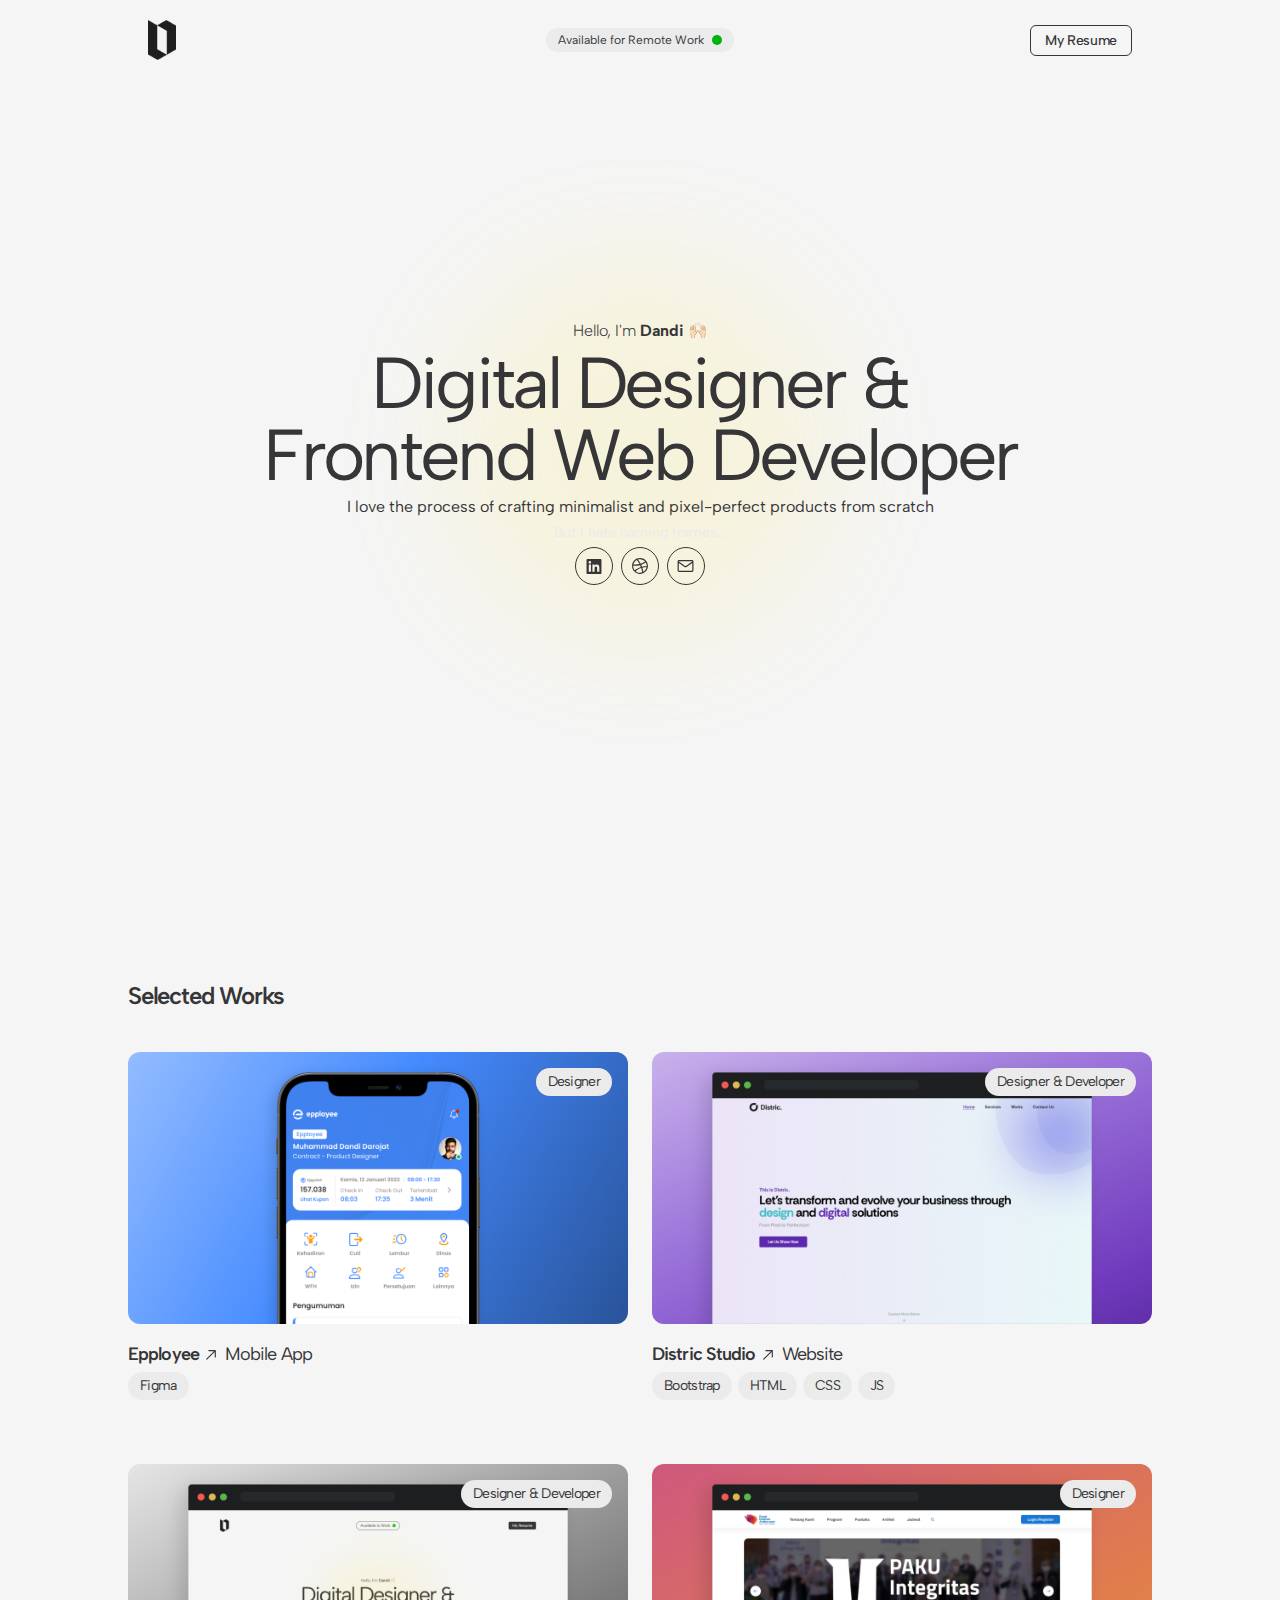
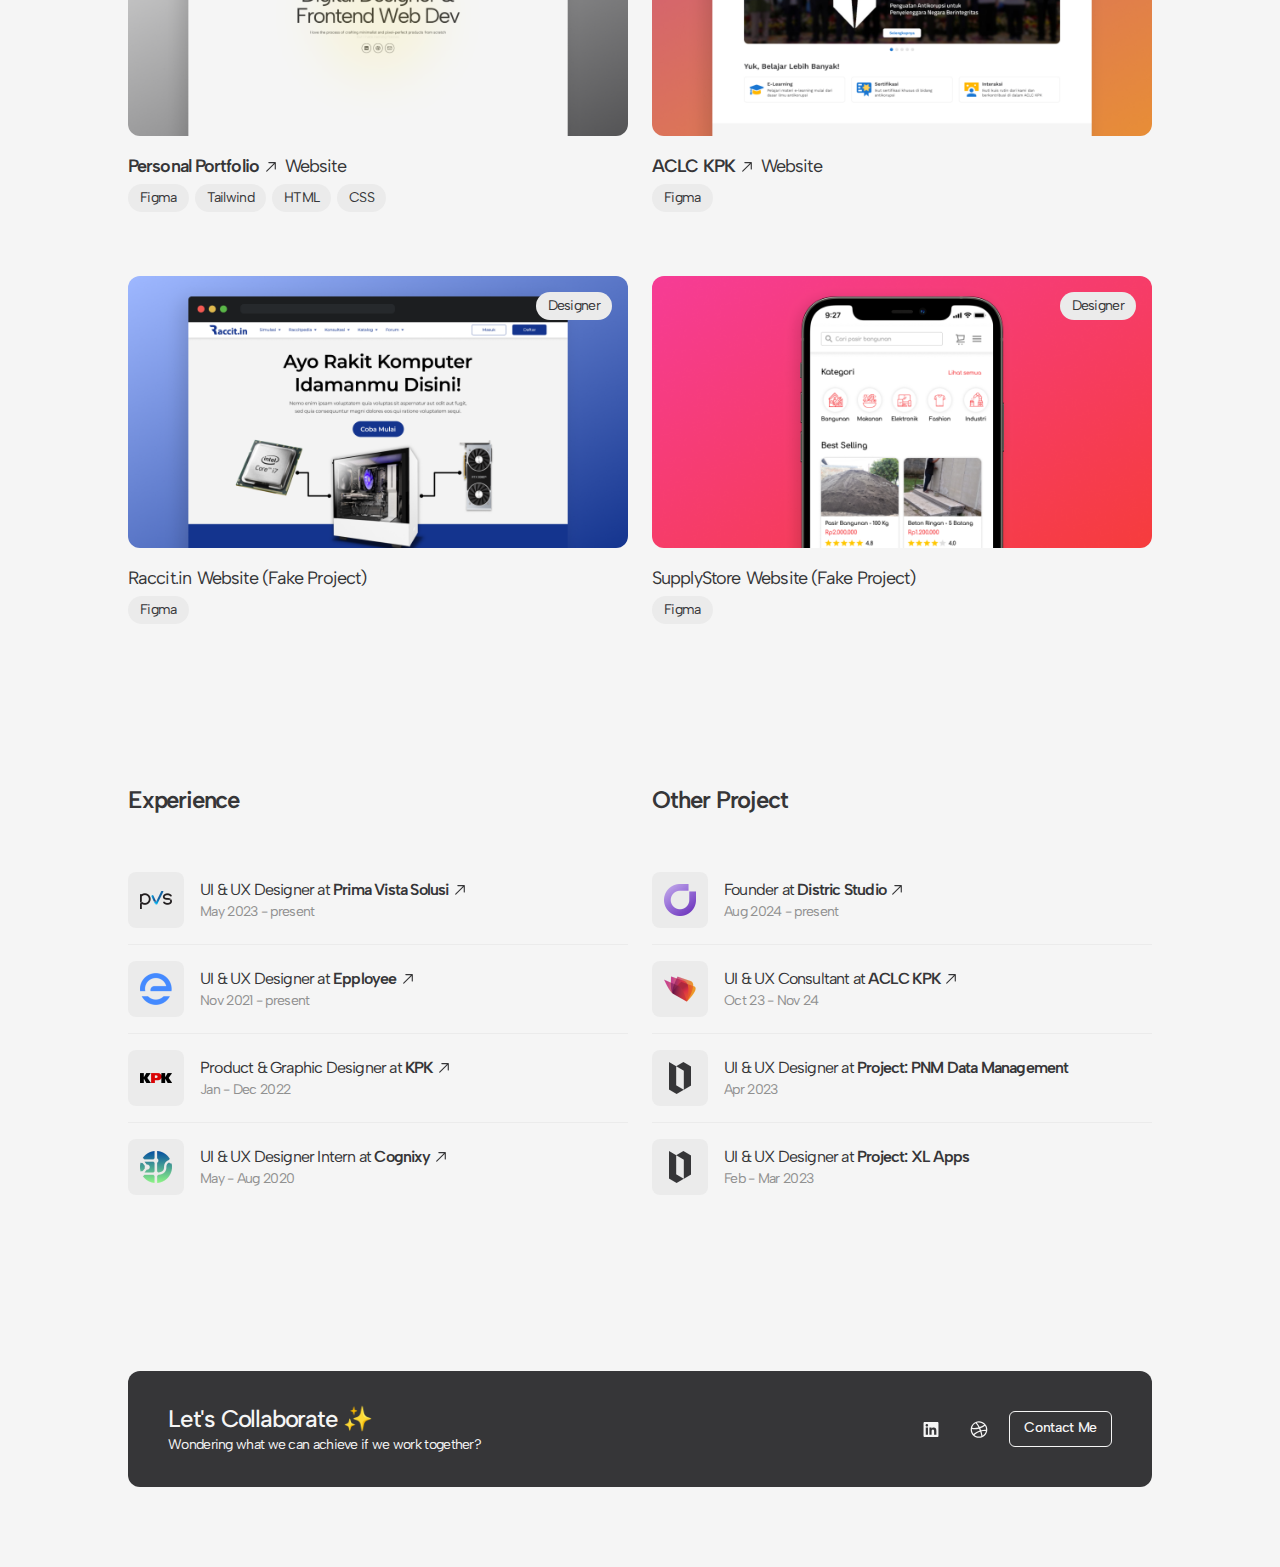
<file: index.html>
<!DOCTYPE html>
<html lang="en">
<head>
    <meta charset="UTF-8">
    <meta name="viewport" content="width=device-width, initial-scale=1.0">
    
    <link rel="preconnect" href="https://fonts.googleapis.com">
    <link rel="preconnect" href="https://fonts.gstatic.com" crossorigin>
    <link href="https://fonts.googleapis.com/css2?family=Albert+Sans:ital,wght@0,100..900;1,100..900&family=Bodoni+Moda:ital,opsz,wght@0,6..96,400..900;1,6..96,400..900&family=Rethink+Sans:ital,wght@0,400..800;1,400..800&display=swap" rel="stylesheet">

    <link href="./assets/icons/favicon.png" rel="shortcut icon" type="image/x-icon">

    <link rel="stylesheet" href="./css/output.css">
    <title>Dandi Darojat | Digital Designer and Frontend Web Dev</title>
</head>
<body class="font-albertsans w-auto 2xl:w-6/12 text-jetblack bg-bonewhite mx-4 sm:mx-10 lg:mx-32 2xl:mx-auto">
    <!-- SECTION 0 | HEADER -->
    <div class="container min-w-full lg:w-auto relative">
        <div class="container min-w-full lg:w-auto absolute">
            <div class="flex flex-row p-5 items-center">
                <div class="basis-1/4 hidden sm:inline-block">
                    <a href="#"><img src="./assets/images/logo.png" class="max-h-10"></a>
                </div>
                <div class="flex basis-full sm:basis-2/4 justify-center h-fit">
                    <div class="flex flex-row items-center gap-2 text-xs bg-lightgray rounded-full px-3 py-1 w-fit">
                        Available for Remote Work
                        <div class="w-2.5 h-2.5 bg-green rounded-full"></div>
                    </div>
                </div>
                <div class="basis-1/4 text-right hidden sm:inline-block">
                    <a href="https://drive.google.com/file/d/1V8DP5HivT2v6a-Ilcz6RzkARIIp2saS5/view" target="_blank" class="tracking-tight font-medium text-sm px-3.5 py-1.5 border border-solid border-jetblack rounded-md hover:bg-jetblack hover:text-bonewhite duration-200">My Resume</a>
                </div>
            </div>

        </div>

    </div>

    <!-- SECTION 1 | HERO -->
    <div class="container min-h-screen min-w-full lg:w-auto content-center place-items-center">
        <div class="flex flex-col place-items-center space-y-1 *:text-center">
            <div class="block sm:hidden"><img src="./assets/images/logo.png" class="max-h-10 mb-4"></div>
            <p class="font-light">Hello, I'm <a class="font-bold hover:bg-jetblack hover:text-bonewhite hover:px-1 duration-200" href="https://linkedin.com/in/dandidaro" target="_blank">Dandi</a> 🙌🏻</p>
            <h1 class="text-4xl sm:text-5xl md:text-6xl lg:text-7xl tracking-tighter">Digital Designer & <br>Frontend Web Developer</h1>
            <p class="text-sm md:text-base">I love the process of crafting minimalist and pixel-perfect products from scratch</p>
            <p class="text-lightgray text-sm">But I hate naming frames...</p>
            <div class="flex flex-row gap-2">
                <a href="https://linkedin.com/in/dandidaro" target="_blank" class="w-fit *:flex *:p-2 *:border *:border-solid *:border-jetblack *:rounded-full">
                    <div class="hover:bg-jetblack duration-200 *:hover:fill-bonewhite">
                        <svg class="w-5 h-5 fill-jetblack" viewBox="0 0 20 20" xmlns="http://www.w3.org/2000/svg">
                            <path d="M16.422 3H3.62362C3.01879 3 2.53491 3.48387 2.53491 4.08871V16.9113C2.53491 17.4919 3.01879 18 3.62362 18H16.3737C16.9785 18 17.4623 17.5162 17.4623 16.9113V4.06452C17.5108 3.48388 17.0268 3 16.422 3ZM6.96235 15.75H4.76073V8.6129H6.96235V15.75ZM5.84944 7.62097C5.12364 7.62097 4.56717 7.04033 4.56717 6.33871C4.56717 5.6371 5.14783 5.05645 5.84944 5.05645C6.55105 5.05645 7.1317 5.6371 7.1317 6.33871C7.1317 7.04033 6.59944 7.62097 5.84944 7.62097ZM15.3091 15.75H13.1075V12.2903C13.1075 11.4677 13.0833 10.379 11.9463 10.379C10.7849 10.379 10.6156 11.2984 10.6156 12.2177V15.75H8.41392V8.6129H10.5672V9.60483H10.5913C10.9059 9.02417 11.6075 8.44355 12.6963 8.44355C14.9463 8.44355 15.3575 9.89517 15.3575 11.879V15.75H15.3091Z"/>
                        </svg>
                    </div>
                </a>
                <a href="https://dribbble.com/dandidaro" target="_blank" class="w-fit *:flex *:p-2 *:border *:border-solid *:border-jetblack *:rounded-full">
                    <div class="hover:bg-jetblack duration-200 *:hover:fill-bonewhite">
                        <svg class="w-5 h-5 fill-jetblack" viewBox="0 0 20 21" xmlns="http://www.w3.org/2000/svg">
                            <path d="M9.98633 2.16666C5.38576 2.16666 1.66675 5.88566 1.66675 10.4862C1.66675 15.0867 5.38576 18.8333 9.98633 18.8333C14.5868 18.8333 18.3334 15.0867 18.3334 10.4862C18.3334 5.88566 14.5868 2.16666 9.98633 2.16666ZM17.0662 10.7342C15.4408 10.624 13.7328 10.7892 12.0524 11.2025C11.8045 10.5413 11.5566 9.90774 11.2811 9.27407C13.0166 8.69558 14.642 7.84159 16.0469 6.82231C16.7081 7.89668 17.0662 9.16391 17.0662 10.5137C17.0937 10.5688 17.0662 10.6515 17.0662 10.7342ZM15.3031 5.80302C13.9808 6.79476 12.4106 7.59366 10.7301 8.11707C9.84858 6.35398 8.85683 4.86638 7.81001 3.70936C8.49875 3.48897 9.215 3.37878 9.98633 3.37878C12.1075 3.40632 14.0083 4.34296 15.3031 5.80302ZM6.59788 4.26032C7.64471 5.30716 8.63641 6.73966 9.518 8.4752C7.34168 8.99857 5.11028 9.08124 3.09926 8.72313C3.62267 6.79476 4.8899 5.19696 6.59788 4.26032ZM2.90641 9.93524C3.81551 10.1281 4.75216 10.2107 5.68879 10.2107C7.1213 10.2107 8.60891 10.0179 10.069 9.63224C10.3444 10.2382 10.6199 10.8719 10.8403 11.5331C8.41608 12.3044 6.26731 13.5165 4.55931 15.0867C3.54002 13.8196 2.90641 12.2217 2.90641 10.4862C2.90641 10.2934 2.90641 10.1281 2.90641 9.93524ZM5.44086 15.9407C7.01111 14.5082 9.02216 13.3787 11.2535 12.6901C11.3362 12.9656 11.4188 13.2411 11.5015 13.489C11.8596 14.7287 12.1351 15.9683 12.3279 17.1529C11.5841 17.4008 10.8127 17.5661 9.98633 17.5661C8.25077 17.5937 6.68053 16.9601 5.44086 15.9407ZM13.5125 16.6295C13.3197 15.5 13.0442 14.3154 12.7136 13.1308C12.6309 12.8553 12.5483 12.6074 12.4657 12.3319C13.9532 11.9738 15.4959 11.8361 16.9285 11.9187C16.5152 13.9573 15.2205 15.6377 13.5125 16.6295Z"/>
                        </svg>
                    </div>
                </a>
                <a href="mailto:dandidaro@gmail.com" target="_blank" class="w-fit *:flex *:p-2 *:border *:border-solid *:border-jetblack *:rounded-full">
                    <div class="hover:bg-jetblack duration-200 *:hover:fill-bonewhite">
                        <svg class="w-5 h-5 fill-jetblack" viewBox="0 0 21 21" xmlns="http://www.w3.org/2000/svg">
                            <path fill-rule="evenodd" clip-rule="evenodd" d="M18.3334 5.71374V14.875C18.3334 15.9105 17.4939 16.75 16.4584 16.75H3.54175C2.50621 16.75 1.66675 15.9105 1.66675 14.875V5.69498C1.66675 5.68643 1.66692 5.67792 1.66726 5.66945C1.68159 4.8831 2.32351 4.25 3.11335 4.25H16.8871C17.6858 4.25 18.3334 4.89747 18.3335 5.69624C18.3335 5.70207 18.3335 5.70791 18.3334 5.71374ZM2.91675 7.3225V14.875C2.91675 15.2202 3.19657 15.5 3.54175 15.5H16.4584C16.8036 15.5 17.0834 15.2202 17.0834 14.875V7.32289L11.0728 11.5142C10.4285 11.9636 9.57225 11.9636 8.92792 11.5142L2.91675 7.3225ZM17.0834 5.6905V5.69498V5.7028C17.0814 5.76461 17.0504 5.82202 16.9994 5.85754L10.3578 10.4889C10.1431 10.6387 9.85767 10.6387 9.64283 10.4889L3.00105 5.85738C2.94841 5.82068 2.91704 5.76057 2.91701 5.6964C2.91698 5.58794 3.00489 5.5 3.11335 5.5H16.8871C16.9936 5.5 17.0803 5.58476 17.0834 5.6905Z"/>
                        </svg>
                    </div>
                </a>
            </div>
            <div class="inline-block sm:hidden"><a href="https://drive.google.com/file/d/1cdpw2x7WVImNgE4KIsQW0qYmq-QoB-Zq/view?usp=sharing" target="_blank"><button class="mt-4 tracking-tight font-medium text-sm px-3.5 py-1.5 border border-solid border-jetblack rounded-md hover:bg-jetblack hover:text-bonewhite duration-200">My Resume</button></a></div>
        </div>
        <div class="bg-yellow w-96 h-96 absolute rounded-full opacity-10 m-auto left-0 right-0 top-0 bottom-0 blur-3xl -z-50"></div>
    </div>
    
    <!-- SECTION 2 | SELECTED WORKS -->
    <div class="container min-h-screen min-w-full my-20 space-y-10">
        <div class="flex flex-col">
            <h1 class="text-2xl text-jetblack font-semibold tracking-tighter">Selected Works</h1>
        </div>
        <div class="flex flex-col gap-8 md:gap-16">
            <!-- SELECTED WORKS | ROW 1 -->
            <div class="flex flex-row gap-6 flex-wrap md:flex-nowrap">
                <div class="basis-full md:basis-1/2 relative">
                    <div class="absolute top-4 right-4 px-3 py-1 rounded-full bg-lightgray text-sm tracking-tighter z-10">Designer</div>
                    <div class="group h-fit relative">
                        <a href="/works/epployee-app/">
                            <img src="./assets/images/portfolio-epployee.png" class="object-cover max-h-full w-full rounded-xl">
                            <img src="./assets/images/epployee-hover.png" class="object-cover min-h-full w-0 rounded-xl opacity-0 absolute top-0 group-hover:w-full group-hover:opacity-100 duration-700">
                        </a>
                    </div>
                    <div class="flex flex-col gap-1 mt-4">
                        <div class="flex flex-row gap-1.5 *:w-fit *:tracking-tighter *:text-lg items-center">
                            <a class="font-semibold hover:bg-jetblack hover:text-bonewhite hover:px-1 duration-200" href="https://epployee.id" target="_blank">Epployee
                                <svg xmlns="http://www.w3.org/2000/svg" viewBox="0 0 24 28" stroke-width="2" stroke="currentColor" class="size-4 inline">
                                    <path stroke-linecap="round" stroke-linejoin="round" d="m4.5 19.5 15-15m0 0H8.25m11.25 0v11.25" />
                                </svg>   
                            </a>
                            <p>Mobile App</p>
                        </div>
                        <div class="flex flex-row gap-1.5">
                            <span class="text-sm tracking-tighter bg-lightgray px-3 py-1 rounded-full">Figma</span>
                        </div>
                    </div>
                </div>
                <div class="basis-full md:basis-1/2 relative">
                    <div class="absolute top-4 right-4 px-3 py-1 rounded-full bg-lightgray text-sm tracking-tighter z-10">Designer & Developer</div>
                    <div class="group h-fit relative">
                        <a href="https://distric.studio" target="_blank">
                            <img src="./assets/images/portfolio-distric.png" class="object-cover max-h-full w-full rounded-xl">
                            <img src="./assets/images/distric-hover.png" class="object-cover min-h-full w-0 rounded-xl absolute top-0 opacity-0 group-hover:max-h-80 group-hover:w-full group-hover:opacity-100 duration-700">
                        </a>
                    </div>
                    <div class="flex flex-col gap-1 mt-4">
                        <div class="flex flex-row gap-1.5 *:w-fit *:tracking-tighter *:text-lg items-center">
                            <a class="font-semibold hover:bg-jetblack hover:text-bonewhite hover:px-1 duration-200" href="https://distric.studio" target="_blank">Distric Studio
                                <svg xmlns="http://www.w3.org/2000/svg" viewBox="0 0 24 28" stroke-width="2" stroke="currentColor" class="size-4 inline">
                                    <path stroke-linecap="round" stroke-linejoin="round" d="m4.5 19.5 15-15m0 0H8.25m11.25 0v11.25" />
                                </svg>   
                            </a>
                            <p>Website</p>
                        </div>
                        <div class="flex flex-row gap-1.5">
                            <span class="text-sm tracking-tighter bg-lightgray px-3 py-1 rounded-full">Bootstrap</span>
                            <span class="text-sm tracking-tighter bg-lightgray px-3 py-1 rounded-full">HTML</span>
                            <span class="text-sm tracking-tighter bg-lightgray px-3 py-1 rounded-full">CSS</span>
                            <span class="text-sm tracking-tighter bg-lightgray px-3 py-1 rounded-full">JS</span>
                        </div>
                    </div>
                </div>
            </div>
            
            <!-- SELECTED WORKS | ROW 2 -->
            <div class="flex flex-row gap-6 flex-wrap md:flex-nowrap">
                <div class="basis-full md:basis-1/2 relative">
                    <div class="absolute top-4 right-4 px-3 py-1 rounded-full bg-lightgray text-sm tracking-tighter z-10">Designer & Developer</div>
                    <div class="group h-fit relative">
                        <a href="#">
                            <img src="./assets/images/portfolio-personal.png" class="object-cover max-h-full w-full rounded-xl">
                            <img src="./assets/images/personal-hover.png" class="object-cover min-h-full w-0 rounded-xl absolute top-0 opacity-0 group-hover:max-h-80 group-hover:w-full group-hover:opacity-100 duration-700">
                        </a>
                    </div>
                    <div class="flex flex-col gap-1 mt-4">
                        <div class="flex flex-row gap-1.5 *:w-fit *:tracking-tighter *:text-lg items-center">
                            <a class="font-semibold hover:bg-jetblack hover:text-bonewhite hover:px-1 duration-200" href="#">Personal Portfolio
                                <svg xmlns="http://www.w3.org/2000/svg" viewBox="0 0 24 28" stroke-width="2" stroke="currentColor" class="size-4 inline">
                                    <path stroke-linecap="round" stroke-linejoin="round" d="m4.5 19.5 15-15m0 0H8.25m11.25 0v11.25" />
                                </svg>   
                            </a>
                            <p>Website</p>
                        </div>
                        <div class="flex flex-row gap-1.5">
                            <span class="text-sm tracking-tighter bg-lightgray px-3 py-1 rounded-full">Figma</span>
                            <span class="text-sm tracking-tighter bg-lightgray px-3 py-1 rounded-full">Tailwind</span>
                            <span class="text-sm tracking-tighter bg-lightgray px-3 py-1 rounded-full">HTML</span>
                            <span class="text-sm tracking-tighter bg-lightgray px-3 py-1 rounded-full">CSS</span>
                        </div>
                    </div>
                </div>
                <div class="basis-full md:basis-1/2 relative">
                    <div class="absolute top-4 right-4 px-3 py-1 rounded-full bg-lightgray text-sm tracking-tighter z-10">Designer</div>
                    <div class="group h-fit relative">
                        <a href="https://aclc.kpk.go.id" target="_blank">
                            <img src="./assets/images/portfolio-aclc.png" class="object-cover max-h-full w-full rounded-xl">
                            <img src="./assets/images/aclc-hover.png" class="object-cover min-h-full w-0 rounded-xl absolute top-0 opacity-0 group-hover:max-h-80 group-hover:w-full group-hover:opacity-100 duration-700">
                        </a>
                    </div>
                    <div class="flex flex-col gap-1 mt-4">
                        <div class="flex flex-row gap-1.5 *:w-fit *:tracking-tighter *:text-lg items-center">
                            <a class="font-semibold hover:bg-jetblack hover:text-bonewhite hover:px-1 duration-200" href="https://aclc.kpk.go.id" target="_blank">ACLC KPK
                                <svg xmlns="http://www.w3.org/2000/svg" viewBox="0 0 24 28" stroke-width="2" stroke="currentColor" class="size-4 inline">
                                    <path stroke-linecap="round" stroke-linejoin="round" d="m4.5 19.5 15-15m0 0H8.25m11.25 0v11.25" />
                                </svg>   
                            </a>
                            <p>Website</p>
                        </div>
                        <div class="flex flex-row gap-1.5">
                            <span class="text-sm tracking-tighter bg-lightgray px-3 py-1 rounded-full">Figma</span>
                        </div>
                    </div>
                </div>
            </div>

            <!-- SELECTED WORKS | ROW 3 -->
            <div class="flex flex-row gap-6 flex-wrap md:flex-nowrap">
                <div class="basis-full md:basis-1/2 relative">
                    <div class="absolute top-4 right-4 px-3 py-1 rounded-full bg-lightgray text-sm tracking-tighter z-10">Designer</div>
                    <div class="group h-fit relative">
                        <a href="#">
                            <img src="./assets/images/portfolio-raccitin.png" class="object-cover max-h-full w-full rounded-xl">
                            <img src="./assets/images/raccitin-hover.png" class="object-cover min-h-full w-0 rounded-xl absolute top-0 opacity-0 group-hover:max-h-80 group-hover:w-full group-hover:opacity-100 duration-700">
                        </a>
                    </div>
                    <div class="flex flex-col gap-1 mt-4">
                        <div class="flex flex-row gap-1.5 *:w-fit *:tracking-tighter *:text-lg items-center">
                            <p>Raccit.in</p>
                            <p>Website (Fake Project)</p>
                        </div>
                        <div class="flex flex-row gap-1.5">
                            <span class="text-sm tracking-tighter bg-lightgray px-3 py-1 rounded-full">Figma</span>
                        </div>
                    </div>
                </div>
                <div class="basis-full md:basis-1/2 relative">
                    <div class="absolute top-4 right-4 px-3 py-1 rounded-full bg-lightgray text-sm tracking-tighter z-10">Designer</div>
                    <div class="group h-fit relative">
                        <a href="#">
                            <img src="./assets/images/portfolio-supplystore.png" class="object-cover max-h-full w-full rounded-xl">
                            <img src="./assets/images/supplystore-hover.png" class="object-cover min-h-full w-0 rounded-xl absolute top-0 opacity-0 group-hover:w-full group-hover:opacity-100 duration-700">
                        </a>
                    </div>
                    <div class="flex flex-col gap-1 mt-4">
                        <div class="flex flex-row gap-1.5 *:w-fit *:tracking-tighter *:text-lg items-center">
                            <p>SupplyStore</p>
                            <p>Website (Fake Project)</p>
                        </div>
                        <div class="flex flex-row gap-1.5">
                            <span class="text-sm tracking-tighter bg-lightgray px-3 py-1 rounded-full">Figma</span>
                        </div>
                    </div>
                </div>
            </div>

        </div>
    </div>

    <!-- SECTION 3 | EXPERIENCE AND PROJECT -->
    <div class="container min-w-full my-20 md:my-40 space-y-10">
        <div class="flex flex-row gap-20 md:gap-6 flex-wrap md:flex-nowrap">
            <!-- EXPERIENCE -->
            <div class="flex flex-col basis-full md:basis-1/2 gap-10">
                <h1 class="text-2xl text-jetblack font-semibold tracking-tighter w-full">Experience</h1>
                <div class="flex flex-col divide-y divide-lightgray">
                    <!-- ITEM | PVS -->
                    <div class="flex flex-row gap-4 py-4">
                        <div class="flex h-14 w-14 shrink-0 bg-lightgray rounded-lg items-center justify-center">
                            <img src="./assets/images/logo-pvs.png" class="max-w-8 max-h-8">
                        </div>
                        <div class="flex flex-col gap-0 *:tracking-tighter place-content-center">
                            <p>UI & UX Designer at 
                                <a class="font-semibold hover:px-1 hover:bg-jetblack hover:text-bonewhite duration-200" href="https://primavista-solusi.com" target="_blank">Prima Vista Solusi 
                                    <svg xmlns="http://www.w3.org/2000/svg" viewBox="0 0 24 28" stroke-width="2" stroke="currentColor" class="size-4 inline">
                                        <path stroke-linecap="round" stroke-linejoin="round" d="m4.5 19.5 15-15m0 0H8.25m11.25 0v11.25" />
                                    </svg>                                      
                                </a>
                            </p>
                            <p class="text-sm text-gray">May 2023 - present</p>
                        </div>
                    </div>
                    <!-- ITEM | EPPLOYEE -->
                    <div class="flex flex-row gap-4 py-4">
                        <div class="flex h-14 w-14 shrink-0 bg-lightgray rounded-lg items-center justify-center">
                            <img src="./assets/images/logo-epployee.png" class="max-w-8 max-h-8">
                        </div>
                        <div class="flex flex-col gap-0 *:tracking-tighter place-content-center">
                            <p>UI & UX Designer at 
                                <a class="font-semibold hover:px-1 hover:bg-jetblack hover:text-bonewhite duration-200" href="https://epployee.id" target="_blank">Epployee
                                    <svg xmlns="http://www.w3.org/2000/svg" viewBox="0 0 24 28" stroke-width="2" stroke="currentColor" class="size-4 inline">
                                        <path stroke-linecap="round" stroke-linejoin="round" d="m4.5 19.5 15-15m0 0H8.25m11.25 0v11.25" />
                                    </svg>   
                                </a>
                            </p>
                            <p class="text-sm text-gray">Nov 2021 - present</p>
                        </div>
                    </div>
                    <!-- ITEM | KPK -->
                    <div class="flex flex-row gap-4 py-4">
                        <div class="flex h-14 w-14 shrink-0 bg-lightgray rounded-lg items-center justify-center">
                            <img src="./assets/images/logo-kpk.png" class="max-w-8 max-h-8">
                        </div>
                        <div class="flex flex-col gap-0 *:tracking-tighter place-content-center">
                            <p>Product & Graphic Designer at 
                                <a class="font-semibold hover:px-1 hover:bg-jetblack hover:text-bonewhite duration-200" href="https://kpk.go.id" target="_blank">KPK
                                    <svg xmlns="http://www.w3.org/2000/svg" viewBox="0 0 24 28" stroke-width="2" stroke="currentColor" class="size-4 inline">
                                        <path stroke-linecap="round" stroke-linejoin="round" d="m4.5 19.5 15-15m0 0H8.25m11.25 0v11.25" />
                                    </svg>   
                                </a>
                            </p>
                            <p class="text-sm text-gray">Jan - Dec 2022</p>
                        </div>
                    </div>
                    <!-- ITEM | COGNIXY -->
                    <div class="flex flex-row gap-4 py-4">
                        <div class="flex h-14 w-14 shrink-0 bg-lightgray rounded-lg items-center justify-center">
                            <img src="./assets/images/logo-cognixy.png" class="max-w-8 max-h-8">
                        </div>
                        <div class="flex flex-col gap-0 *:tracking-tighter place-content-center">
                            <p>UI & UX Designer Intern at 
                                <a class="font-semibold hover:px-1 hover:bg-jetblack hover:text-bonewhite duration-200" href="https://cognixy.ai" target="_blank">Cognixy
                                    <svg xmlns="http://www.w3.org/2000/svg" viewBox="0 0 24 28" stroke-width="2" stroke="currentColor" class="size-4 inline">
                                        <path stroke-linecap="round" stroke-linejoin="round" d="m4.5 19.5 15-15m0 0H8.25m11.25 0v11.25" />
                                    </svg>   
                                </a>
                            </p>
                            <p class="text-sm text-gray">May - Aug 2020</p>
                        </div>
                    </div>
                </div>
            </div>
            <!-- OTHER PROJECT -->
            <div class="flex flex-col basis-full md:basis-1/2 gap-10">
                <h1 class="text-2xl text-jetblack font-semibold tracking-tighter w-full">Other Project</h1>
                <div class="flex flex-col divide-y divide-lightgray">
                    <!-- ITEM | DISTRIC -->
                    <div class="flex flex-row gap-4 py-4">
                        <div class="flex h-14 w-14 shrink-0 bg-lightgray rounded-lg items-center justify-center">
                            <img src="./assets/images/logo-distric.png" class="max-w-8 max-h-8">
                        </div>
                        <div class="flex flex-col gap-0 *:tracking-tighter place-content-center">
                            <p>Founder at 
                                <a class="font-semibold hover:px-1 hover:bg-jetblack hover:text-bonewhite duration-200" href="https://distric.studio" target="_blank">Distric Studio
                                    <svg xmlns="http://www.w3.org/2000/svg" viewBox="0 0 24 28" stroke-width="2" stroke="currentColor" class="size-4 inline">
                                        <path stroke-linecap="round" stroke-linejoin="round" d="m4.5 19.5 15-15m0 0H8.25m11.25 0v11.25" />
                                    </svg>   
                                </a>
                            </p>
                            <p class="text-sm text-gray">Aug 2024 - present</p>
                        </div>
                    </div>
                    <!-- ITEM | ACLC -->
                    <div class="flex flex-row gap-4 py-4">
                        <div class="flex h-14 w-14 shrink-0 bg-lightgray rounded-lg items-center justify-center">
                            <img src="./assets/images/logo-aclc.png" class="max-w-8 max-h-8">
                        </div>
                        <div class="flex flex-col gap-0 *:tracking-tighter place-content-center">
                            <p>UI & UX Consultant at 
                                <a class="font-semibold hover:px-1 hover:bg-jetblack hover:text-bonewhite duration-200" href="https://aclc.kpk.go.id" target="_blank">ACLC KPK
                                    <svg xmlns="http://www.w3.org/2000/svg" viewBox="0 0 24 28" stroke-width="2" stroke="currentColor" class="size-4 inline">
                                        <path stroke-linecap="round" stroke-linejoin="round" d="m4.5 19.5 15-15m0 0H8.25m11.25 0v11.25" />
                                    </svg>   
                                </a>
                            </p>
                            <p class="text-sm text-gray">Oct 23 - Nov 24</p>
                        </div>
                    </div>
                    <!-- ITEM | PNM -->
                    <div class="flex flex-row gap-4 py-4">
                        <div class="flex h-14 w-14 shrink-0 bg-lightgray rounded-lg items-center justify-center">
                            <img src="./assets/images/logo-self.png" class="max-w-8 max-h-8">
                        </div>
                        <div class="flex flex-col gap-0 *:tracking-tighter place-content-center">
                            <p>UI & UX Designer at 
                                <a class="font-semibold hover:px-1 hover:bg-jetblack hover:text-bonewhite duration-200" href="#">Project: PNM Data Management</a>
                            </p>
                            <p class="text-sm text-gray">Apr 2023</p>
                        </div>
                    </div>
                    <!-- ITEM | XL APPS -->
                    <div class="flex flex-row gap-4 py-4">
                        <div class="flex h-14 w-14 shrink-0 bg-lightgray rounded-lg items-center justify-center">
                            <img src="./assets/images/logo-self.png" class="max-w-8 max-h-8">
                        </div>
                        <div class="flex flex-col gap-0 *:tracking-tighter place-content-center">
                            <p>UI & UX Designer at 
                                <a class="font-semibold hover:px-1 hover:bg-jetblack hover:text-bonewhite duration-200" href="#">Project: XL Apps</a>
                            </p>
                            <p class="text-sm text-gray">Feb - Mar 2023</p>
                        </div>
                    </div>
                </div>
            </div>
        </div>
    </div>

    <!-- SECTION 4 | FOOTER -->
     <div class="container min-w-full my-20">
        <div class="flex flex-row bg-jetblack px-8 sm:px-10 py-8 rounded-xl place-content-center place-items-center flex-wrap md:flex-nowrap gap-4 md:gap-0">
            <div class="flex flex-col grow *:text-bonewhite text-center md:text-left">
                <h1 class="text-2xl tracking-tighter font-medium">Let's Collaborate ✨</h1>
                <p class="text-sm tracking-tighter">Wondering what we can achieve if we work together?</p>
            </div>
            <div class="flex flex-row gap-3">
                <a href="https://linkedin.com/in/dandidaro" target="_blank" class="w-fit *:flex *:p-2 rounded-full">
                    <div class="hover:bg-bonewhite *:hover:fill-jetblack rounded-full duration-200">
                        <svg class="w-5 h-5 fill-bonewhite" viewBox="0 0 20 20" xmlns="http://www.w3.org/2000/svg">
                            <path d="M16.422 3H3.62362C3.01879 3 2.53491 3.48387 2.53491 4.08871V16.9113C2.53491 17.4919 3.01879 18 3.62362 18H16.3737C16.9785 18 17.4623 17.5162 17.4623 16.9113V4.06452C17.5108 3.48388 17.0268 3 16.422 3ZM6.96235 15.75H4.76073V8.6129H6.96235V15.75ZM5.84944 7.62097C5.12364 7.62097 4.56717 7.04033 4.56717 6.33871C4.56717 5.6371 5.14783 5.05645 5.84944 5.05645C6.55105 5.05645 7.1317 5.6371 7.1317 6.33871C7.1317 7.04033 6.59944 7.62097 5.84944 7.62097ZM15.3091 15.75H13.1075V12.2903C13.1075 11.4677 13.0833 10.379 11.9463 10.379C10.7849 10.379 10.6156 11.2984 10.6156 12.2177V15.75H8.41392V8.6129H10.5672V9.60483H10.5913C10.9059 9.02417 11.6075 8.44355 12.6963 8.44355C14.9463 8.44355 15.3575 9.89517 15.3575 11.879V15.75H15.3091Z"/>
                        </svg>
                    </div>
                </a>
                <a href="https://dribbble.com/dandidaro" target="_blank" class="w-fit *:flex *:p-2 rounded-full">
                    <div class="hover:bg-bonewhite *:hover:fill-jetblack rounded-full duration-200">
                        <svg class="w-5 h-5 fill-bonewhite" viewBox="0 0 20 20" xmlns="http://www.w3.org/2000/svg">
                            <path d="M9.98633 2.16666C5.38576 2.16666 1.66675 5.88566 1.66675 10.4862C1.66675 15.0867 5.38576 18.8333 9.98633 18.8333C14.5868 18.8333 18.3334 15.0867 18.3334 10.4862C18.3334 5.88566 14.5868 2.16666 9.98633 2.16666ZM17.0662 10.7342C15.4408 10.624 13.7328 10.7892 12.0524 11.2025C11.8045 10.5413 11.5566 9.90774 11.2811 9.27407C13.0166 8.69558 14.642 7.84159 16.0469 6.82231C16.7081 7.89668 17.0662 9.16391 17.0662 10.5137C17.0937 10.5688 17.0662 10.6515 17.0662 10.7342ZM15.3031 5.80302C13.9808 6.79476 12.4106 7.59366 10.7301 8.11707C9.84858 6.35398 8.85683 4.86638 7.81001 3.70936C8.49875 3.48897 9.215 3.37878 9.98633 3.37878C12.1075 3.40632 14.0083 4.34296 15.3031 5.80302ZM6.59788 4.26032C7.64471 5.30716 8.63641 6.73966 9.518 8.4752C7.34168 8.99857 5.11028 9.08124 3.09926 8.72313C3.62267 6.79476 4.8899 5.19696 6.59788 4.26032ZM2.90641 9.93524C3.81551 10.1281 4.75216 10.2107 5.68879 10.2107C7.1213 10.2107 8.60891 10.0179 10.069 9.63224C10.3444 10.2382 10.6199 10.8719 10.8403 11.5331C8.41608 12.3044 6.26731 13.5165 4.55931 15.0867C3.54002 13.8196 2.90641 12.2217 2.90641 10.4862C2.90641 10.2934 2.90641 10.1281 2.90641 9.93524ZM5.44086 15.9407C7.01111 14.5082 9.02216 13.3787 11.2535 12.6901C11.3362 12.9656 11.4188 13.2411 11.5015 13.489C11.8596 14.7287 12.1351 15.9683 12.3279 17.1529C11.5841 17.4008 10.8127 17.5661 9.98633 17.5661C8.25077 17.5937 6.68053 16.9601 5.44086 15.9407ZM13.5125 16.6295C13.3197 15.5 13.0442 14.3154 12.7136 13.1308C12.6309 12.8553 12.5483 12.6074 12.4657 12.3319C13.9532 11.9738 15.4959 11.8361 16.9285 11.9187C16.5152 13.9573 15.2205 15.6377 13.5125 16.6295Z"/>
                        </svg>
                    </div>
                </a>
                <a href="mailto:dandidaro@gmail.com"
                class="tracking-tight font-medium text-sm text-bonewhite px-3.5 py-1.5 border border-solid border-bonewhite rounded-md hover:bg-bonewhite hover:text-jetblack duration-200">
                    Contact Me
                </a>
            </div>
        </div>
     </div>
</body>
</html>
</file>
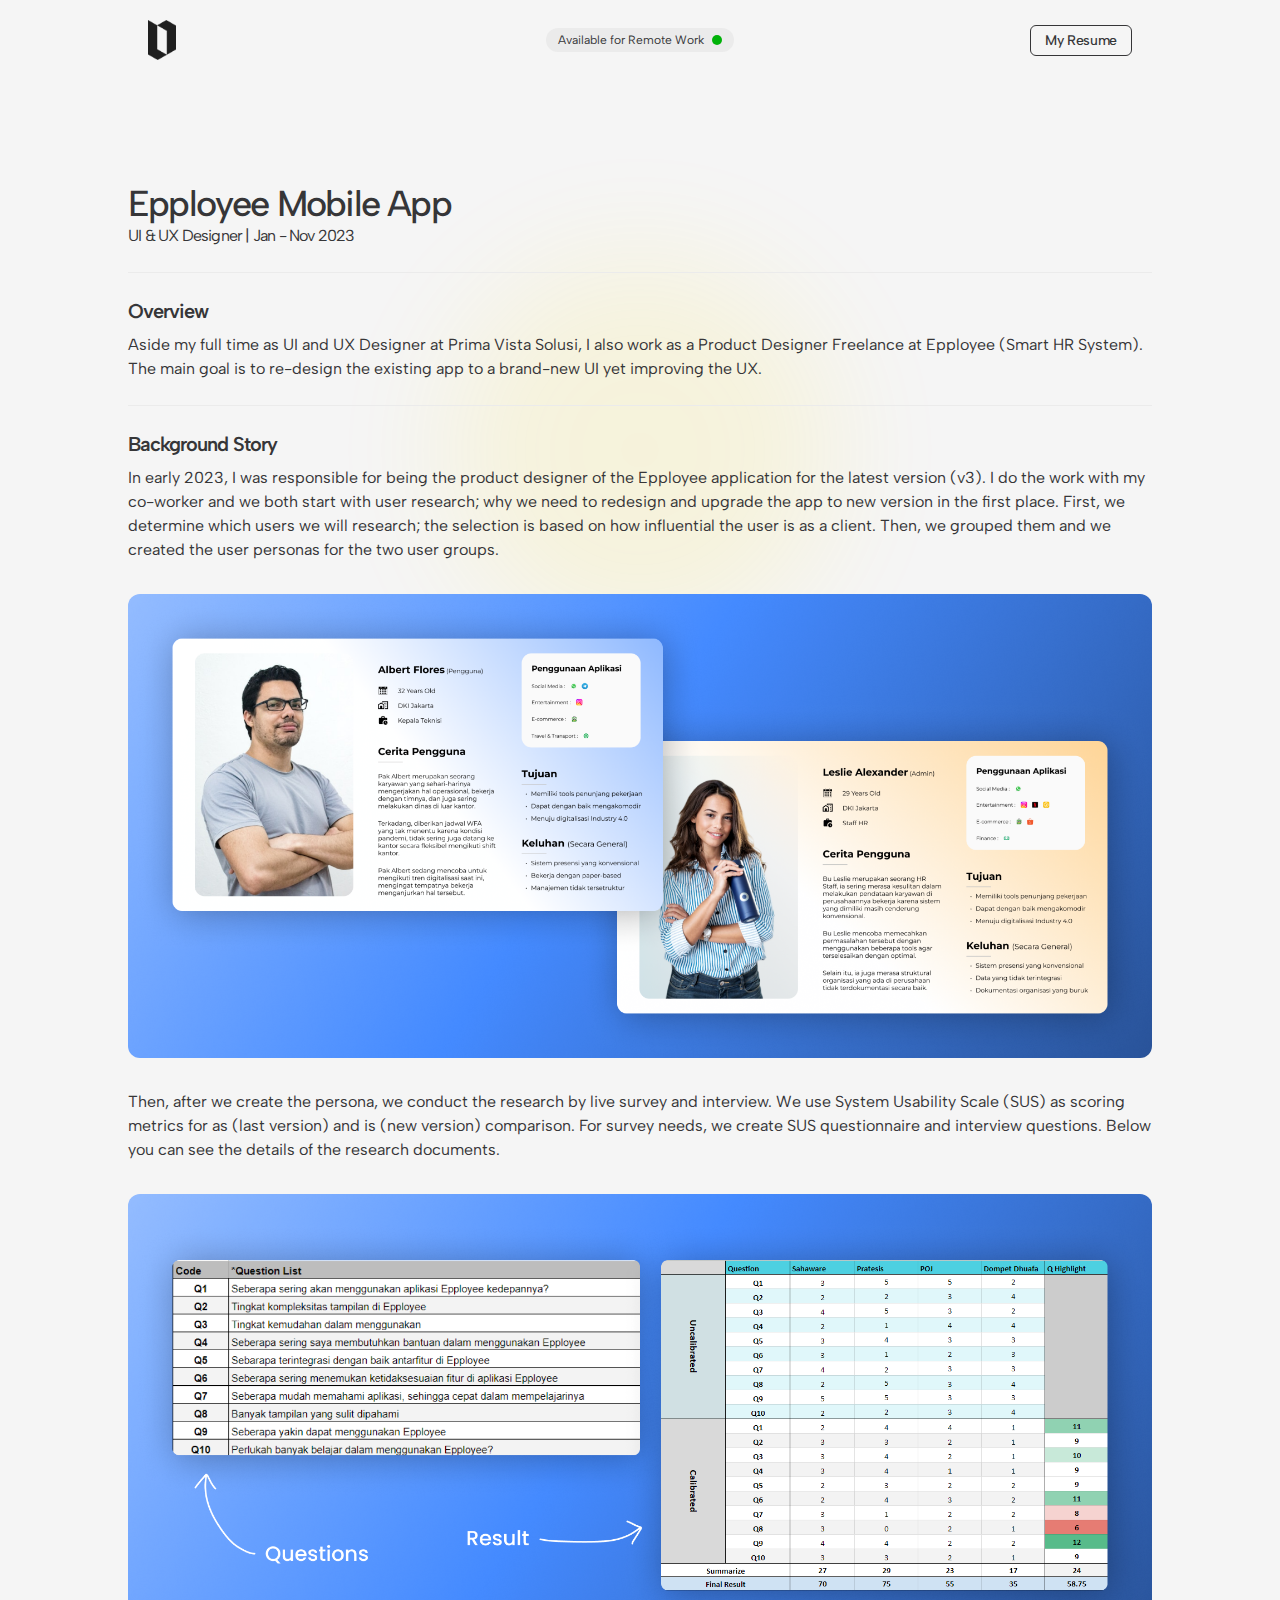
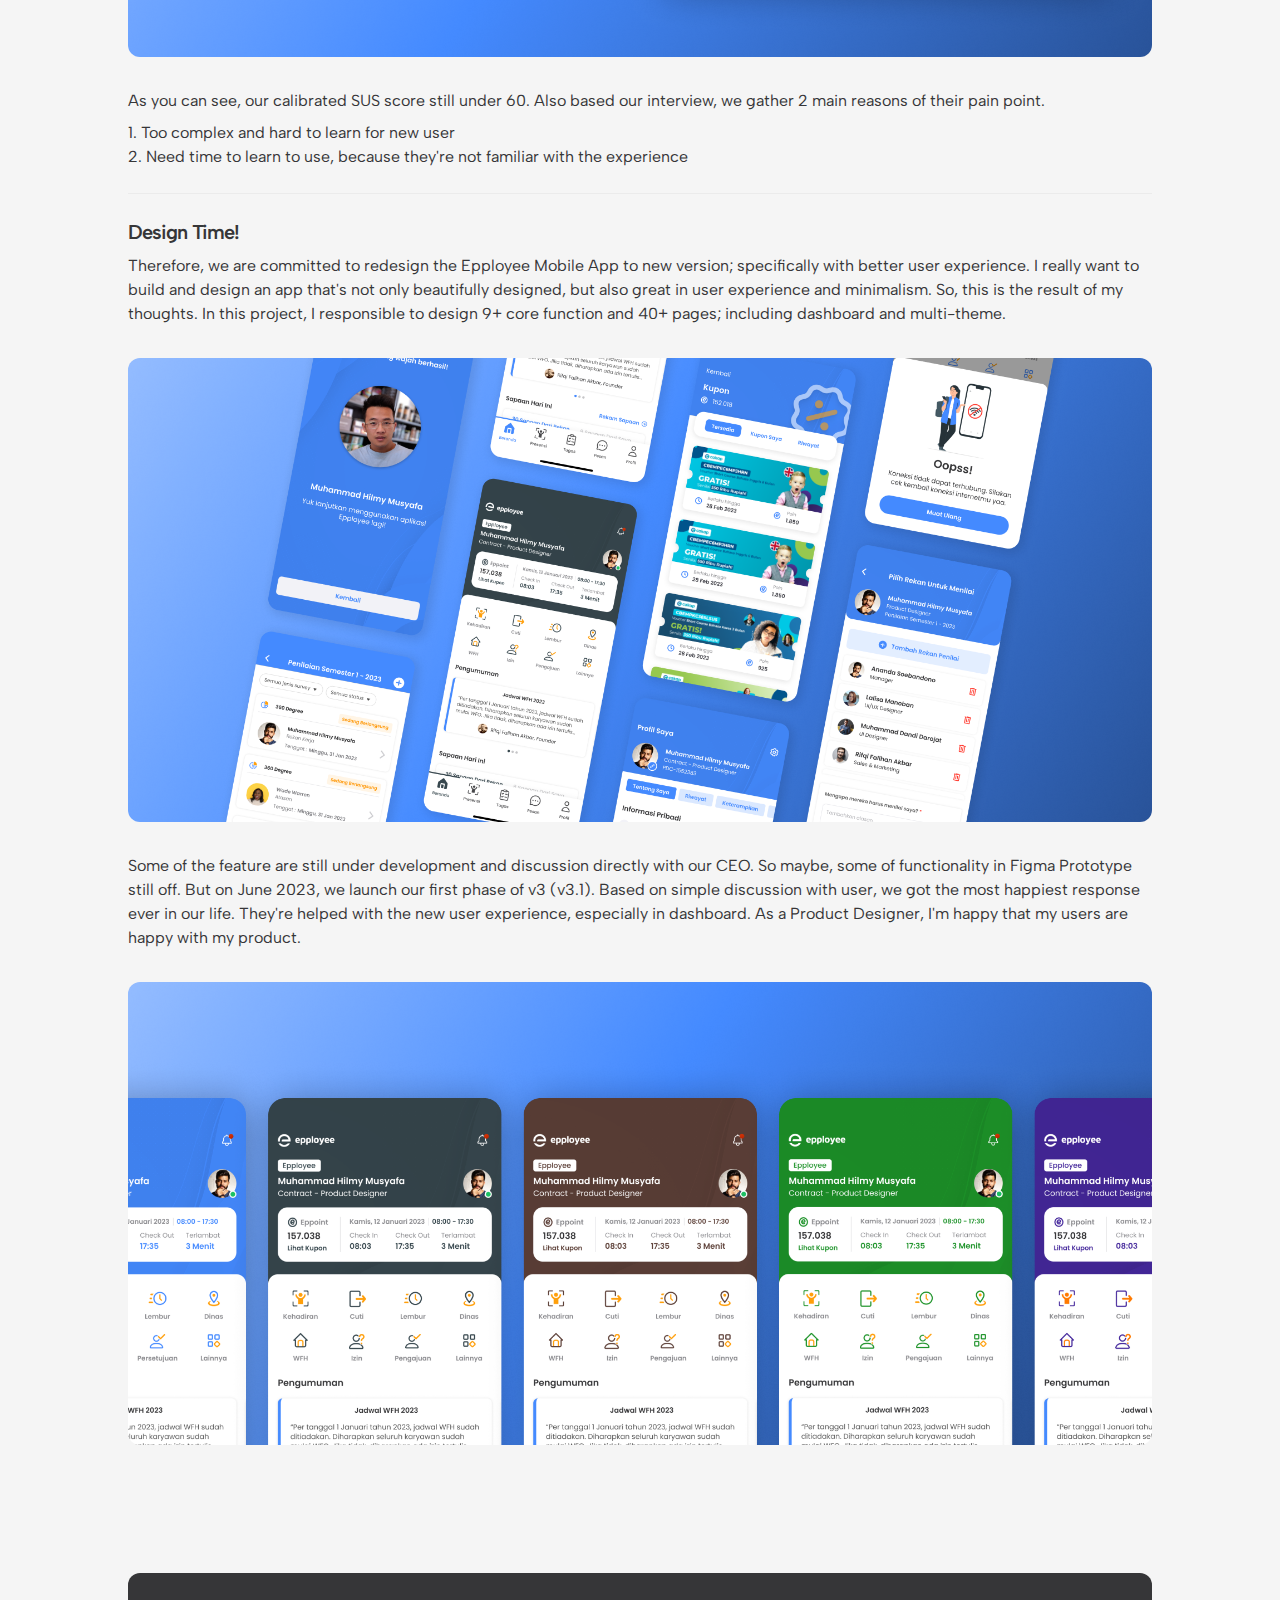
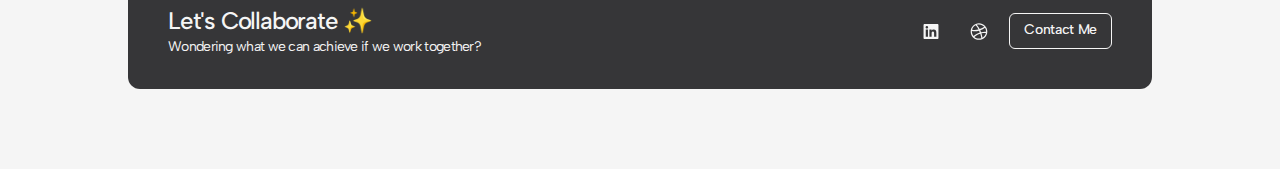
<file: works/epployee-app/index.html>
<!DOCTYPE html>
<html lang="en">
  <head>
    <meta charset="UTF-8" />
    <meta name="viewport" content="width=device-width, initial-scale=1.0" />

    <link rel="preconnect" href="https://fonts.googleapis.com" />
    <link rel="preconnect" href="https://fonts.gstatic.com" crossorigin />
    <link
      href="https://fonts.googleapis.com/css2?family=Albert+Sans:ital,wght@0,100..900;1,100..900&family=Bodoni+Moda:ital,opsz,wght@0,6..96,400..900;1,6..96,400..900&family=Rethink+Sans:ital,wght@0,400..800;1,400..800&display=swap"
      rel="stylesheet"
    />

    <link
      href="/assets/icons/favicon.png"
      rel="shortcut icon"
      type="image/x-icon"
    />

    <link rel="stylesheet" href="/css/output.css" />
    <title>Dandi Darojat | Epployee Mobile App</title>
  </head>
  <body
    class="font-albertsans w-auto 2xl:w-6/12 text-jetblack bg-bonewhite mx-4 sm:mx-10 lg:mx-32 2xl:mx-auto"
  >
    <!-- SECTION 0 | HEADER -->
    <div class="container min-w-full lg:w-auto relative">
      <div class="container min-w-full lg:w-auto absolute">
        <div class="flex flex-row p-5 items-center">
          <div class="basis-1/4 hidden sm:inline-block">
            <a href="/"
              ><img src="/assets/images/logo.png" class="max-h-10"
            /></a>
          </div>
          <div class="flex basis-full sm:basis-2/4 justify-center h-fit">
            <div
              class="flex flex-row items-center gap-2 text-xs bg-lightgray rounded-full px-3 py-1 w-fit"
            >
              Available for Remote Work
              <div class="w-2.5 h-2.5 bg-green rounded-full"></div>
            </div>
          </div>
          <div class="basis-1/4 text-right hidden sm:inline-block">
            <a
              href="https://drive.google.com/file/d/1cdpw2x7WVImNgE4KIsQW0qYmq-QoB-Zq/view?usp=sharing"
              target="_blank"
              class="tracking-tight font-medium text-sm px-3.5 py-1.5 border border-solid border-jetblack rounded-md hover:bg-jetblack hover:text-bonewhite duration-200"
              >My Resume</a
            >
          </div>
        </div>
      </div>
    </div>

    <!-- SECTION 1 | POST -->
    <div class="container min-w-full lg:w-auto content-center pt-40">
      <div class="flex flex-col divide-y divide-lightgray *:py-6">
        <div class="flex flex-col">
          <h1 class="text-4xl tracking-tighter font-medium">
            Epployee Mobile App
          </h1>
          <p class="tracking-tighter">UI & UX Designer | Jan - Nov 2023</p>
        </div>
        <div class="flex flex-col gap-2">
          <h1 class="text-xl tracking-tighter font-semibold">Overview</h1>
          <p>
            Aside my full time as UI and UX Designer at Prima Vista Solusi, I
            also work as a Product Designer Freelance at Epployee (Smart HR
            System). The main goal is to re-design the existing app to a
            brand-new UI yet improving the UX.
          </p>
        </div>
        <div class="flex flex-col gap-2">
          <h1 class="text-xl tracking-tighter font-semibold">
            Background Story
          </h1>
          <p>
            In early 2023, I was responsible for being the product designer of
            the Epployee application for the latest version (v3). I do the work
            with my co-worker and we both start with user research; why we need
            to redesign and upgrade the app to new version in the first place.
            First, we determine which users we will research; the selection is
            based on how influential the user is as a client. Then, we grouped
            them and we created the user personas for the two user groups.
          </p>
          <img
            class="rounded-xl my-6"
            src="./images/epployee-app-persona.png"
          />
          <p>
            Then, after we create the persona, we conduct the research by live
            survey and interview. We use System Usability Scale (SUS) as scoring
            metrics for as (last version) and is (new version) comparison. For
            survey needs, we create SUS questionnaire and interview questions.
            Below you can see the details of the research documents.
          </p>
          <img
            class="rounded-xl my-6"
            src="./images/epployee-app-research.png"
          />
          <p>
            As you can see, our calibrated SUS score still under 60. Also based
            our interview, we gather 2 main reasons of their pain point.
          </p>
          <ol>
            <li>1. Too complex and hard to learn for new user</li>
            <li>
              2. Need time to learn to use, because they're not familiar with
              the experience
            </li>
          </ol>
        </div>
        <div class="flex flex-col gap-2">
          <h1 class="text-xl tracking-tighter font-semibold">Design Time!</h1>
          <p>
            Therefore, we are committed to redesign the Epployee Mobile App to
            new version; specifically with better user experience. I really want
            to build and design an app that's not only beautifully designed, but
            also great in user experience and minimalism. So, this is the result
            of my thoughts. In this project, I responsible to design 9+ core
            function and 40+ pages; including dashboard and multi-theme.
          </p>
          <img
            class="rounded-xl my-6"
            src="./images/epployee-app-illust2.png"
          />
          <p>
            Some of the feature are still under development and discussion
            directly with our CEO. So maybe, some of functionality in Figma
            Prototype still off. But on June 2023, we launch our first phase of
            v3 (v3.1). Based on simple discussion with user, we got the most
            happiest response ever in our life. They're helped with the new user
            experience, especially in dashboard. As a Product Designer, I'm
            happy that my users are happy with my product.
          </p>
          <img
            class="rounded-xl my-6"
            src="./images/epployee-app-illust3.png"
          />
        </div>
      </div>
      <div
        class="bg-yellow w-96 h-96 absolute rounded-full opacity-10 m-auto left-0 right-0 top-0 bottom-0 blur-3xl -z-50"
      ></div>
    </div>

    <!-- SECTION 3 | FOOTER -->
    <div class="container min-w-full my-20">
      <div
        class="flex flex-row bg-jetblack px-8 sm:px-10 py-8 rounded-xl place-content-center place-items-center flex-wrap md:flex-nowrap gap-4 md:gap-0"
      >
        <div
          class="flex flex-col grow *:text-bonewhite text-center md:text-left"
        >
          <h1 class="text-2xl tracking-tighter font-medium">
            Let's Collaborate ✨
          </h1>
          <p class="text-sm tracking-tighter">
            Wondering what we can achieve if we work together?
          </p>
        </div>
        <div class="flex flex-row gap-3">
          <a
            href="https://linkedin.com/in/dandidaro"
            target="_blank"
            class="w-fit *:flex *:p-2 rounded-full"
          >
            <div
              class="hover:bg-bonewhite *:hover:fill-jetblack rounded-full duration-200"
            >
              <svg
                class="w-5 h-5 fill-bonewhite"
                viewBox="0 0 20 20"
                xmlns="http://www.w3.org/2000/svg"
              >
                <path
                  d="M16.422 3H3.62362C3.01879 3 2.53491 3.48387 2.53491 4.08871V16.9113C2.53491 17.4919 3.01879 18 3.62362 18H16.3737C16.9785 18 17.4623 17.5162 17.4623 16.9113V4.06452C17.5108 3.48388 17.0268 3 16.422 3ZM6.96235 15.75H4.76073V8.6129H6.96235V15.75ZM5.84944 7.62097C5.12364 7.62097 4.56717 7.04033 4.56717 6.33871C4.56717 5.6371 5.14783 5.05645 5.84944 5.05645C6.55105 5.05645 7.1317 5.6371 7.1317 6.33871C7.1317 7.04033 6.59944 7.62097 5.84944 7.62097ZM15.3091 15.75H13.1075V12.2903C13.1075 11.4677 13.0833 10.379 11.9463 10.379C10.7849 10.379 10.6156 11.2984 10.6156 12.2177V15.75H8.41392V8.6129H10.5672V9.60483H10.5913C10.9059 9.02417 11.6075 8.44355 12.6963 8.44355C14.9463 8.44355 15.3575 9.89517 15.3575 11.879V15.75H15.3091Z"
                />
              </svg>
            </div>
          </a>
          <a
            href="https://dribbble.com/dandidaro"
            target="_blank"
            class="w-fit *:flex *:p-2 rounded-full"
          >
            <div
              class="hover:bg-bonewhite *:hover:fill-jetblack rounded-full duration-200"
            >
              <svg
                class="w-5 h-5 fill-bonewhite"
                viewBox="0 0 20 20"
                xmlns="http://www.w3.org/2000/svg"
              >
                <path
                  d="M9.98633 2.16666C5.38576 2.16666 1.66675 5.88566 1.66675 10.4862C1.66675 15.0867 5.38576 18.8333 9.98633 18.8333C14.5868 18.8333 18.3334 15.0867 18.3334 10.4862C18.3334 5.88566 14.5868 2.16666 9.98633 2.16666ZM17.0662 10.7342C15.4408 10.624 13.7328 10.7892 12.0524 11.2025C11.8045 10.5413 11.5566 9.90774 11.2811 9.27407C13.0166 8.69558 14.642 7.84159 16.0469 6.82231C16.7081 7.89668 17.0662 9.16391 17.0662 10.5137C17.0937 10.5688 17.0662 10.6515 17.0662 10.7342ZM15.3031 5.80302C13.9808 6.79476 12.4106 7.59366 10.7301 8.11707C9.84858 6.35398 8.85683 4.86638 7.81001 3.70936C8.49875 3.48897 9.215 3.37878 9.98633 3.37878C12.1075 3.40632 14.0083 4.34296 15.3031 5.80302ZM6.59788 4.26032C7.64471 5.30716 8.63641 6.73966 9.518 8.4752C7.34168 8.99857 5.11028 9.08124 3.09926 8.72313C3.62267 6.79476 4.8899 5.19696 6.59788 4.26032ZM2.90641 9.93524C3.81551 10.1281 4.75216 10.2107 5.68879 10.2107C7.1213 10.2107 8.60891 10.0179 10.069 9.63224C10.3444 10.2382 10.6199 10.8719 10.8403 11.5331C8.41608 12.3044 6.26731 13.5165 4.55931 15.0867C3.54002 13.8196 2.90641 12.2217 2.90641 10.4862C2.90641 10.2934 2.90641 10.1281 2.90641 9.93524ZM5.44086 15.9407C7.01111 14.5082 9.02216 13.3787 11.2535 12.6901C11.3362 12.9656 11.4188 13.2411 11.5015 13.489C11.8596 14.7287 12.1351 15.9683 12.3279 17.1529C11.5841 17.4008 10.8127 17.5661 9.98633 17.5661C8.25077 17.5937 6.68053 16.9601 5.44086 15.9407ZM13.5125 16.6295C13.3197 15.5 13.0442 14.3154 12.7136 13.1308C12.6309 12.8553 12.5483 12.6074 12.4657 12.3319C13.9532 11.9738 15.4959 11.8361 16.9285 11.9187C16.5152 13.9573 15.2205 15.6377 13.5125 16.6295Z"
                />
              </svg>
            </div>
          </a>
          <a
            href="mailto:dandidaro@gmail.com"
            class="tracking-tight font-medium text-sm text-bonewhite px-3.5 py-1.5 border border-solid border-bonewhite rounded-md hover:bg-bonewhite hover:text-jetblack duration-200"
          >
            Contact Me
          </a>
        </div>
      </div>
    </div>
  </body>
</html>
</file>
<file: css/output.css>
*, ::before, ::after {
  --tw-border-spacing-x: 0;
  --tw-border-spacing-y: 0;
  --tw-translate-x: 0;
  --tw-translate-y: 0;
  --tw-rotate: 0;
  --tw-skew-x: 0;
  --tw-skew-y: 0;
  --tw-scale-x: 1;
  --tw-scale-y: 1;
  --tw-pan-x:  ;
  --tw-pan-y:  ;
  --tw-pinch-zoom:  ;
  --tw-scroll-snap-strictness: proximity;
  --tw-gradient-from-position:  ;
  --tw-gradient-via-position:  ;
  --tw-gradient-to-position:  ;
  --tw-ordinal:  ;
  --tw-slashed-zero:  ;
  --tw-numeric-figure:  ;
  --tw-numeric-spacing:  ;
  --tw-numeric-fraction:  ;
  --tw-ring-inset:  ;
  --tw-ring-offset-width: 0px;
  --tw-ring-offset-color: #fff;
  --tw-ring-color: rgb(59 130 246 / 0.5);
  --tw-ring-offset-shadow: 0 0 #0000;
  --tw-ring-shadow: 0 0 #0000;
  --tw-shadow: 0 0 #0000;
  --tw-shadow-colored: 0 0 #0000;
  --tw-blur:  ;
  --tw-brightness:  ;
  --tw-contrast:  ;
  --tw-grayscale:  ;
  --tw-hue-rotate:  ;
  --tw-invert:  ;
  --tw-saturate:  ;
  --tw-sepia:  ;
  --tw-drop-shadow:  ;
  --tw-backdrop-blur:  ;
  --tw-backdrop-brightness:  ;
  --tw-backdrop-contrast:  ;
  --tw-backdrop-grayscale:  ;
  --tw-backdrop-hue-rotate:  ;
  --tw-backdrop-invert:  ;
  --tw-backdrop-opacity:  ;
  --tw-backdrop-saturate:  ;
  --tw-backdrop-sepia:  ;
  --tw-contain-size:  ;
  --tw-contain-layout:  ;
  --tw-contain-paint:  ;
  --tw-contain-style:  ;
}

::backdrop {
  --tw-border-spacing-x: 0;
  --tw-border-spacing-y: 0;
  --tw-translate-x: 0;
  --tw-translate-y: 0;
  --tw-rotate: 0;
  --tw-skew-x: 0;
  --tw-skew-y: 0;
  --tw-scale-x: 1;
  --tw-scale-y: 1;
  --tw-pan-x:  ;
  --tw-pan-y:  ;
  --tw-pinch-zoom:  ;
  --tw-scroll-snap-strictness: proximity;
  --tw-gradient-from-position:  ;
  --tw-gradient-via-position:  ;
  --tw-gradient-to-position:  ;
  --tw-ordinal:  ;
  --tw-slashed-zero:  ;
  --tw-numeric-figure:  ;
  --tw-numeric-spacing:  ;
  --tw-numeric-fraction:  ;
  --tw-ring-inset:  ;
  --tw-ring-offset-width: 0px;
  --tw-ring-offset-color: #fff;
  --tw-ring-color: rgb(59 130 246 / 0.5);
  --tw-ring-offset-shadow: 0 0 #0000;
  --tw-ring-shadow: 0 0 #0000;
  --tw-shadow: 0 0 #0000;
  --tw-shadow-colored: 0 0 #0000;
  --tw-blur:  ;
  --tw-brightness:  ;
  --tw-contrast:  ;
  --tw-grayscale:  ;
  --tw-hue-rotate:  ;
  --tw-invert:  ;
  --tw-saturate:  ;
  --tw-sepia:  ;
  --tw-drop-shadow:  ;
  --tw-backdrop-blur:  ;
  --tw-backdrop-brightness:  ;
  --tw-backdrop-contrast:  ;
  --tw-backdrop-grayscale:  ;
  --tw-backdrop-hue-rotate:  ;
  --tw-backdrop-invert:  ;
  --tw-backdrop-opacity:  ;
  --tw-backdrop-saturate:  ;
  --tw-backdrop-sepia:  ;
  --tw-contain-size:  ;
  --tw-contain-layout:  ;
  --tw-contain-paint:  ;
  --tw-contain-style:  ;
}

/*
! tailwindcss v3.4.15 | MIT License | https://tailwindcss.com
*/

/*
1. Prevent padding and border from affecting element width. (https://github.com/mozdevs/cssremedy/issues/4)
2. Allow adding a border to an element by just adding a border-width. (https://github.com/tailwindcss/tailwindcss/pull/116)
*/

*,
::before,
::after {
  box-sizing: border-box;
  /* 1 */
  border-width: 0;
  /* 2 */
  border-style: solid;
  /* 2 */
  border-color: currentColor;
  /* 2 */
}

::before,
::after {
  --tw-content: '';
}

/*
1. Use a consistent sensible line-height in all browsers.
2. Prevent adjustments of font size after orientation changes in iOS.
3. Use a more readable tab size.
4. Use the user's configured `sans` font-family by default.
5. Use the user's configured `sans` font-feature-settings by default.
6. Use the user's configured `sans` font-variation-settings by default.
7. Disable tap highlights on iOS
*/

html,
:host {
  line-height: 1.5;
  /* 1 */
  -webkit-text-size-adjust: 100%;
  /* 2 */
  -moz-tab-size: 4;
  /* 3 */
  -o-tab-size: 4;
     tab-size: 4;
  /* 3 */
  font-family: ui-sans-serif, system-ui, sans-serif, "Apple Color Emoji", "Segoe UI Emoji", "Segoe UI Symbol", "Noto Color Emoji";
  /* 4 */
  font-feature-settings: normal;
  /* 5 */
  font-variation-settings: normal;
  /* 6 */
  -webkit-tap-highlight-color: transparent;
  /* 7 */
}

/*
1. Remove the margin in all browsers.
2. Inherit line-height from `html` so users can set them as a class directly on the `html` element.
*/

body {
  margin: 0;
  /* 1 */
  line-height: inherit;
  /* 2 */
}

/*
1. Add the correct height in Firefox.
2. Correct the inheritance of border color in Firefox. (https://bugzilla.mozilla.org/show_bug.cgi?id=190655)
3. Ensure horizontal rules are visible by default.
*/

hr {
  height: 0;
  /* 1 */
  color: inherit;
  /* 2 */
  border-top-width: 1px;
  /* 3 */
}

/*
Add the correct text decoration in Chrome, Edge, and Safari.
*/

abbr:where([title]) {
  -webkit-text-decoration: underline dotted;
          text-decoration: underline dotted;
}

/*
Remove the default font size and weight for headings.
*/

h1,
h2,
h3,
h4,
h5,
h6 {
  font-size: inherit;
  font-weight: inherit;
}

/*
Reset links to optimize for opt-in styling instead of opt-out.
*/

a {
  color: inherit;
  text-decoration: inherit;
}

/*
Add the correct font weight in Edge and Safari.
*/

b,
strong {
  font-weight: bolder;
}

/*
1. Use the user's configured `mono` font-family by default.
2. Use the user's configured `mono` font-feature-settings by default.
3. Use the user's configured `mono` font-variation-settings by default.
4. Correct the odd `em` font sizing in all browsers.
*/

code,
kbd,
samp,
pre {
  font-family: ui-monospace, SFMono-Regular, Menlo, Monaco, Consolas, "Liberation Mono", "Courier New", monospace;
  /* 1 */
  font-feature-settings: normal;
  /* 2 */
  font-variation-settings: normal;
  /* 3 */
  font-size: 1em;
  /* 4 */
}

/*
Add the correct font size in all browsers.
*/

small {
  font-size: 80%;
}

/*
Prevent `sub` and `sup` elements from affecting the line height in all browsers.
*/

sub,
sup {
  font-size: 75%;
  line-height: 0;
  position: relative;
  vertical-align: baseline;
}

sub {
  bottom: -0.25em;
}

sup {
  top: -0.5em;
}

/*
1. Remove text indentation from table contents in Chrome and Safari. (https://bugs.chromium.org/p/chromium/issues/detail?id=999088, https://bugs.webkit.org/show_bug.cgi?id=201297)
2. Correct table border color inheritance in all Chrome and Safari. (https://bugs.chromium.org/p/chromium/issues/detail?id=935729, https://bugs.webkit.org/show_bug.cgi?id=195016)
3. Remove gaps between table borders by default.
*/

table {
  text-indent: 0;
  /* 1 */
  border-color: inherit;
  /* 2 */
  border-collapse: collapse;
  /* 3 */
}

/*
1. Change the font styles in all browsers.
2. Remove the margin in Firefox and Safari.
3. Remove default padding in all browsers.
*/

button,
input,
optgroup,
select,
textarea {
  font-family: inherit;
  /* 1 */
  font-feature-settings: inherit;
  /* 1 */
  font-variation-settings: inherit;
  /* 1 */
  font-size: 100%;
  /* 1 */
  font-weight: inherit;
  /* 1 */
  line-height: inherit;
  /* 1 */
  letter-spacing: inherit;
  /* 1 */
  color: inherit;
  /* 1 */
  margin: 0;
  /* 2 */
  padding: 0;
  /* 3 */
}

/*
Remove the inheritance of text transform in Edge and Firefox.
*/

button,
select {
  text-transform: none;
}

/*
1. Correct the inability to style clickable types in iOS and Safari.
2. Remove default button styles.
*/

button,
input:where([type='button']),
input:where([type='reset']),
input:where([type='submit']) {
  -webkit-appearance: button;
  /* 1 */
  background-color: transparent;
  /* 2 */
  background-image: none;
  /* 2 */
}

/*
Use the modern Firefox focus style for all focusable elements.
*/

:-moz-focusring {
  outline: auto;
}

/*
Remove the additional `:invalid` styles in Firefox. (https://github.com/mozilla/gecko-dev/blob/2f9eacd9d3d995c937b4251a5557d95d494c9be1/layout/style/res/forms.css#L728-L737)
*/

:-moz-ui-invalid {
  box-shadow: none;
}

/*
Add the correct vertical alignment in Chrome and Firefox.
*/

progress {
  vertical-align: baseline;
}

/*
Correct the cursor style of increment and decrement buttons in Safari.
*/

::-webkit-inner-spin-button,
::-webkit-outer-spin-button {
  height: auto;
}

/*
1. Correct the odd appearance in Chrome and Safari.
2. Correct the outline style in Safari.
*/

[type='search'] {
  -webkit-appearance: textfield;
  /* 1 */
  outline-offset: -2px;
  /* 2 */
}

/*
Remove the inner padding in Chrome and Safari on macOS.
*/

::-webkit-search-decoration {
  -webkit-appearance: none;
}

/*
1. Correct the inability to style clickable types in iOS and Safari.
2. Change font properties to `inherit` in Safari.
*/

::-webkit-file-upload-button {
  -webkit-appearance: button;
  /* 1 */
  font: inherit;
  /* 2 */
}

/*
Add the correct display in Chrome and Safari.
*/

summary {
  display: list-item;
}

/*
Removes the default spacing and border for appropriate elements.
*/

blockquote,
dl,
dd,
h1,
h2,
h3,
h4,
h5,
h6,
hr,
figure,
p,
pre {
  margin: 0;
}

fieldset {
  margin: 0;
  padding: 0;
}

legend {
  padding: 0;
}

ol,
ul,
menu {
  list-style: none;
  margin: 0;
  padding: 0;
}

/*
Reset default styling for dialogs.
*/

dialog {
  padding: 0;
}

/*
Prevent resizing textareas horizontally by default.
*/

textarea {
  resize: vertical;
}

/*
1. Reset the default placeholder opacity in Firefox. (https://github.com/tailwindlabs/tailwindcss/issues/3300)
2. Set the default placeholder color to the user's configured gray 400 color.
*/

input::-moz-placeholder, textarea::-moz-placeholder {
  opacity: 1;
  /* 1 */
  color: #9ca3af;
  /* 2 */
}

input::placeholder,
textarea::placeholder {
  opacity: 1;
  /* 1 */
  color: #9ca3af;
  /* 2 */
}

/*
Set the default cursor for buttons.
*/

button,
[role="button"] {
  cursor: pointer;
}

/*
Make sure disabled buttons don't get the pointer cursor.
*/

:disabled {
  cursor: default;
}

/*
1. Make replaced elements `display: block` by default. (https://github.com/mozdevs/cssremedy/issues/14)
2. Add `vertical-align: middle` to align replaced elements more sensibly by default. (https://github.com/jensimmons/cssremedy/issues/14#issuecomment-634934210)
   This can trigger a poorly considered lint error in some tools but is included by design.
*/

img,
svg,
video,
canvas,
audio,
iframe,
embed,
object {
  display: block;
  /* 1 */
  vertical-align: middle;
  /* 2 */
}

/*
Constrain images and videos to the parent width and preserve their intrinsic aspect ratio. (https://github.com/mozdevs/cssremedy/issues/14)
*/

img,
video {
  max-width: 100%;
  height: auto;
}

/* Make elements with the HTML hidden attribute stay hidden by default */

[hidden]:where(:not([hidden="until-found"])) {
  display: none;
}

.container {
  width: 100%;
}

@media (min-width: 640px) {
  .container {
    max-width: 640px;
  }
}

@media (min-width: 768px) {
  .container {
    max-width: 768px;
  }
}

@media (min-width: 1024px) {
  .container {
    max-width: 1024px;
  }
}

@media (min-width: 1280px) {
  .container {
    max-width: 1280px;
  }
}

@media (min-width: 1536px) {
  .container {
    max-width: 1536px;
  }
}

.absolute {
  position: absolute;
}

.relative {
  position: relative;
}

.bottom-0 {
  bottom: 0px;
}

.left-0 {
  left: 0px;
}

.right-0 {
  right: 0px;
}

.right-4 {
  right: 1rem;
}

.top-0 {
  top: 0px;
}

.top-4 {
  top: 1rem;
}

.-z-50 {
  z-index: -50;
}

.z-10 {
  z-index: 10;
}

.m-auto {
  margin: auto;
}

.mx-4 {
  margin-left: 1rem;
  margin-right: 1rem;
}

.my-20 {
  margin-top: 5rem;
  margin-bottom: 5rem;
}

.my-6 {
  margin-top: 1.5rem;
  margin-bottom: 1.5rem;
}

.mb-4 {
  margin-bottom: 1rem;
}

.mt-4 {
  margin-top: 1rem;
}

.mt-40 {
  margin-top: 10rem;
}

.mt-10 {
  margin-top: 2.5rem;
}

.block {
  display: block;
}

.inline-block {
  display: inline-block;
}

.inline {
  display: inline;
}

.flex {
  display: flex;
}

.hidden {
  display: none;
}

.size-4 {
  width: 1rem;
  height: 1rem;
}

.h-14 {
  height: 3.5rem;
}

.h-2\.5 {
  height: 0.625rem;
}

.h-5 {
  height: 1.25rem;
}

.h-96 {
  height: 24rem;
}

.h-fit {
  height: -moz-fit-content;
  height: fit-content;
}

.max-h-10 {
  max-height: 2.5rem;
}

.max-h-8 {
  max-height: 2rem;
}

.max-h-full {
  max-height: 100%;
}

.max-h-40 {
  max-height: 10rem;
}

.max-h-80 {
  max-height: 20rem;
}

.max-h-\[100\] {
  max-height: 100;
}

.max-h-\[100px\] {
  max-height: 100px;
}

.max-h-\[\'100px\'\] {
  max-height: '100px';
}

.max-h-96 {
  max-height: 24rem;
}

.min-h-full {
  min-height: 100%;
}

.min-h-screen {
  min-height: 100vh;
}

.w-0 {
  width: 0px;
}

.w-14 {
  width: 3.5rem;
}

.w-2\.5 {
  width: 0.625rem;
}

.w-5 {
  width: 1.25rem;
}

.w-96 {
  width: 24rem;
}

.w-auto {
  width: auto;
}

.w-fit {
  width: -moz-fit-content;
  width: fit-content;
}

.w-full {
  width: 100%;
}

.min-w-full {
  min-width: 100%;
}

.max-w-8 {
  max-width: 2rem;
}

.shrink-0 {
  flex-shrink: 0;
}

.grow {
  flex-grow: 1;
}

.basis-1\/4 {
  flex-basis: 25%;
}

.basis-full {
  flex-basis: 100%;
}

.flex-row {
  flex-direction: row;
}

.flex-col {
  flex-direction: column;
}

.flex-wrap {
  flex-wrap: wrap;
}

.place-content-center {
  place-content: center;
}

.place-items-center {
  place-items: center;
}

.content-center {
  align-content: center;
}

.items-center {
  align-items: center;
}

.justify-center {
  justify-content: center;
}

.gap-0 {
  gap: 0px;
}

.gap-1 {
  gap: 0.25rem;
}

.gap-1\.5 {
  gap: 0.375rem;
}

.gap-10 {
  gap: 2.5rem;
}

.gap-2 {
  gap: 0.5rem;
}

.gap-20 {
  gap: 5rem;
}

.gap-3 {
  gap: 0.75rem;
}

.gap-4 {
  gap: 1rem;
}

.gap-6 {
  gap: 1.5rem;
}

.gap-8 {
  gap: 2rem;
}

.space-y-1 > :not([hidden]) ~ :not([hidden]) {
  --tw-space-y-reverse: 0;
  margin-top: calc(0.25rem * calc(1 - var(--tw-space-y-reverse)));
  margin-bottom: calc(0.25rem * var(--tw-space-y-reverse));
}

.space-y-10 > :not([hidden]) ~ :not([hidden]) {
  --tw-space-y-reverse: 0;
  margin-top: calc(2.5rem * calc(1 - var(--tw-space-y-reverse)));
  margin-bottom: calc(2.5rem * var(--tw-space-y-reverse));
}

.divide-y > :not([hidden]) ~ :not([hidden]) {
  --tw-divide-y-reverse: 0;
  border-top-width: calc(1px * calc(1 - var(--tw-divide-y-reverse)));
  border-bottom-width: calc(1px * var(--tw-divide-y-reverse));
}

.divide-lightgray > :not([hidden]) ~ :not([hidden]) {
  --tw-divide-opacity: 1;
  border-color: rgb(235 235 235 / var(--tw-divide-opacity, 1));
}

.rounded-full {
  border-radius: 9999px;
}

.rounded-lg {
  border-radius: 0.5rem;
}

.rounded-md {
  border-radius: 0.375rem;
}

.rounded-xl {
  border-radius: 0.75rem;
}

.border {
  border-width: 1px;
}

.border-solid {
  border-style: solid;
}

.border-bonewhite {
  --tw-border-opacity: 1;
  border-color: rgb(245 245 245 / var(--tw-border-opacity, 1));
}

.border-jetblack {
  --tw-border-opacity: 1;
  border-color: rgb(54 54 56 / var(--tw-border-opacity, 1));
}

.bg-bonewhite {
  --tw-bg-opacity: 1;
  background-color: rgb(245 245 245 / var(--tw-bg-opacity, 1));
}

.bg-green {
  --tw-bg-opacity: 1;
  background-color: rgb(0 178 9 / var(--tw-bg-opacity, 1));
}

.bg-jetblack {
  --tw-bg-opacity: 1;
  background-color: rgb(54 54 56 / var(--tw-bg-opacity, 1));
}

.bg-lightgray {
  --tw-bg-opacity: 1;
  background-color: rgb(235 235 235 / var(--tw-bg-opacity, 1));
}

.bg-yellow {
  --tw-bg-opacity: 1;
  background-color: rgb(255 221 0 / var(--tw-bg-opacity, 1));
}

.fill-bonewhite {
  fill: #f5f5f5;
}

.fill-jetblack {
  fill: #363638;
}

.object-contain {
  -o-object-fit: contain;
     object-fit: contain;
}

.object-cover {
  -o-object-fit: cover;
     object-fit: cover;
}

.p-5 {
  padding: 1.25rem;
}

.px-3 {
  padding-left: 0.75rem;
  padding-right: 0.75rem;
}

.px-3\.5 {
  padding-left: 0.875rem;
  padding-right: 0.875rem;
}

.px-8 {
  padding-left: 2rem;
  padding-right: 2rem;
}

.py-1 {
  padding-top: 0.25rem;
  padding-bottom: 0.25rem;
}

.py-1\.5 {
  padding-top: 0.375rem;
  padding-bottom: 0.375rem;
}

.py-4 {
  padding-top: 1rem;
  padding-bottom: 1rem;
}

.py-8 {
  padding-top: 2rem;
  padding-bottom: 2rem;
}

.pt-10 {
  padding-top: 2.5rem;
}

.pt-40 {
  padding-top: 10rem;
}

.text-center {
  text-align: center;
}

.text-right {
  text-align: right;
}

.font-albertsans {
  font-family: Albert Sans, sans-serif;
}

.text-2xl {
  font-size: 1.5rem;
  line-height: 2rem;
}

.text-4xl {
  font-size: 2.25rem;
  line-height: 2.5rem;
}

.text-sm {
  font-size: 0.875rem;
  line-height: 1.25rem;
}

.text-xs {
  font-size: 0.75rem;
  line-height: 1rem;
}

.text-xl {
  font-size: 1.25rem;
  line-height: 1.75rem;
}

.font-bold {
  font-weight: 700;
}

.font-light {
  font-weight: 300;
}

.font-medium {
  font-weight: 500;
}

.font-semibold {
  font-weight: 600;
}

.tracking-tight {
  letter-spacing: -0.025em;
}

.tracking-tighter {
  letter-spacing: -0.05em;
}

.text-bonewhite {
  --tw-text-opacity: 1;
  color: rgb(245 245 245 / var(--tw-text-opacity, 1));
}

.text-gray {
  --tw-text-opacity: 1;
  color: rgb(144 144 144 / var(--tw-text-opacity, 1));
}

.text-jetblack {
  --tw-text-opacity: 1;
  color: rgb(54 54 56 / var(--tw-text-opacity, 1));
}

.text-lightgray {
  --tw-text-opacity: 1;
  color: rgb(235 235 235 / var(--tw-text-opacity, 1));
}

.opacity-0 {
  opacity: 0;
}

.opacity-10 {
  opacity: 0.1;
}

.blur-3xl {
  --tw-blur: blur(64px);
  filter: var(--tw-blur) var(--tw-brightness) var(--tw-contrast) var(--tw-grayscale) var(--tw-hue-rotate) var(--tw-invert) var(--tw-saturate) var(--tw-sepia) var(--tw-drop-shadow);
}

.duration-200 {
  transition-duration: 200ms;
}

.duration-700 {
  transition-duration: 700ms;
}

.\*\:flex > * {
  display: flex;
}

.\*\:w-fit > * {
  width: -moz-fit-content;
  width: fit-content;
}

.\*\:rounded-full > * {
  border-radius: 9999px;
}

.\*\:border > * {
  border-width: 1px;
}

.\*\:border-solid > * {
  border-style: solid;
}

.\*\:border-jetblack > * {
  --tw-border-opacity: 1;
  border-color: rgb(54 54 56 / var(--tw-border-opacity, 1));
}

.\*\:p-2 > * {
  padding: 0.5rem;
}

.\*\:py-4 > * {
  padding-top: 1rem;
  padding-bottom: 1rem;
}

.\*\:py-6 > * {
  padding-top: 1.5rem;
  padding-bottom: 1.5rem;
}

.\*\:text-center > * {
  text-align: center;
}

.\*\:text-lg > * {
  font-size: 1.125rem;
  line-height: 1.75rem;
}

.\*\:tracking-tighter > * {
  letter-spacing: -0.05em;
}

.\*\:text-bonewhite > * {
  --tw-text-opacity: 1;
  color: rgb(245 245 245 / var(--tw-text-opacity, 1));
}

.first\:divide-y-0:first-child > :not([hidden]) ~ :not([hidden]) {
  --tw-divide-y-reverse: 0;
  border-top-width: calc(0px * calc(1 - var(--tw-divide-y-reverse)));
  border-bottom-width: calc(0px * var(--tw-divide-y-reverse));
}

.hover\:bg-bonewhite:hover {
  --tw-bg-opacity: 1;
  background-color: rgb(245 245 245 / var(--tw-bg-opacity, 1));
}

.hover\:bg-jetblack:hover {
  --tw-bg-opacity: 1;
  background-color: rgb(54 54 56 / var(--tw-bg-opacity, 1));
}

.hover\:px-1:hover {
  padding-left: 0.25rem;
  padding-right: 0.25rem;
}

.hover\:text-bonewhite:hover {
  --tw-text-opacity: 1;
  color: rgb(245 245 245 / var(--tw-text-opacity, 1));
}

.hover\:text-jetblack:hover {
  --tw-text-opacity: 1;
  color: rgb(54 54 56 / var(--tw-text-opacity, 1));
}

.\*\:hover\:fill-bonewhite:hover > * {
  fill: #f5f5f5;
}

.\*\:hover\:fill-jetblack:hover > * {
  fill: #363638;
}

.group:hover .group-hover\:max-h-80 {
  max-height: 20rem;
}

.group:hover .group-hover\:w-full {
  width: 100%;
}

.group:hover .group-hover\:opacity-100 {
  opacity: 1;
}

@media (min-width: 640px) {
  .sm\:mx-10 {
    margin-left: 2.5rem;
    margin-right: 2.5rem;
  }

  .sm\:inline-block {
    display: inline-block;
  }

  .sm\:hidden {
    display: none;
  }

  .sm\:basis-2\/4 {
    flex-basis: 50%;
  }

  .sm\:px-10 {
    padding-left: 2.5rem;
    padding-right: 2.5rem;
  }

  .sm\:text-5xl {
    font-size: 3rem;
    line-height: 1;
  }
}

@media (min-width: 768px) {
  .md\:my-40 {
    margin-top: 10rem;
    margin-bottom: 10rem;
  }

  .md\:basis-1\/2 {
    flex-basis: 50%;
  }

  .md\:flex-nowrap {
    flex-wrap: nowrap;
  }

  .md\:gap-0 {
    gap: 0px;
  }

  .md\:gap-16 {
    gap: 4rem;
  }

  .md\:gap-6 {
    gap: 1.5rem;
  }

  .md\:text-left {
    text-align: left;
  }

  .md\:text-6xl {
    font-size: 3.75rem;
    line-height: 1;
  }

  .md\:text-base {
    font-size: 1rem;
    line-height: 1.5rem;
  }
}

@media (min-width: 1024px) {
  .lg\:mx-32 {
    margin-left: 8rem;
    margin-right: 8rem;
  }

  .lg\:w-auto {
    width: auto;
  }

  .lg\:text-7xl {
    font-size: 4.5rem;
    line-height: 1;
  }
}

@media (min-width: 1536px) {
  .\32xl\:mx-auto {
    margin-left: auto;
    margin-right: auto;
  }

  .\32xl\:w-6\/12 {
    width: 50%;
  }
}
</file>
